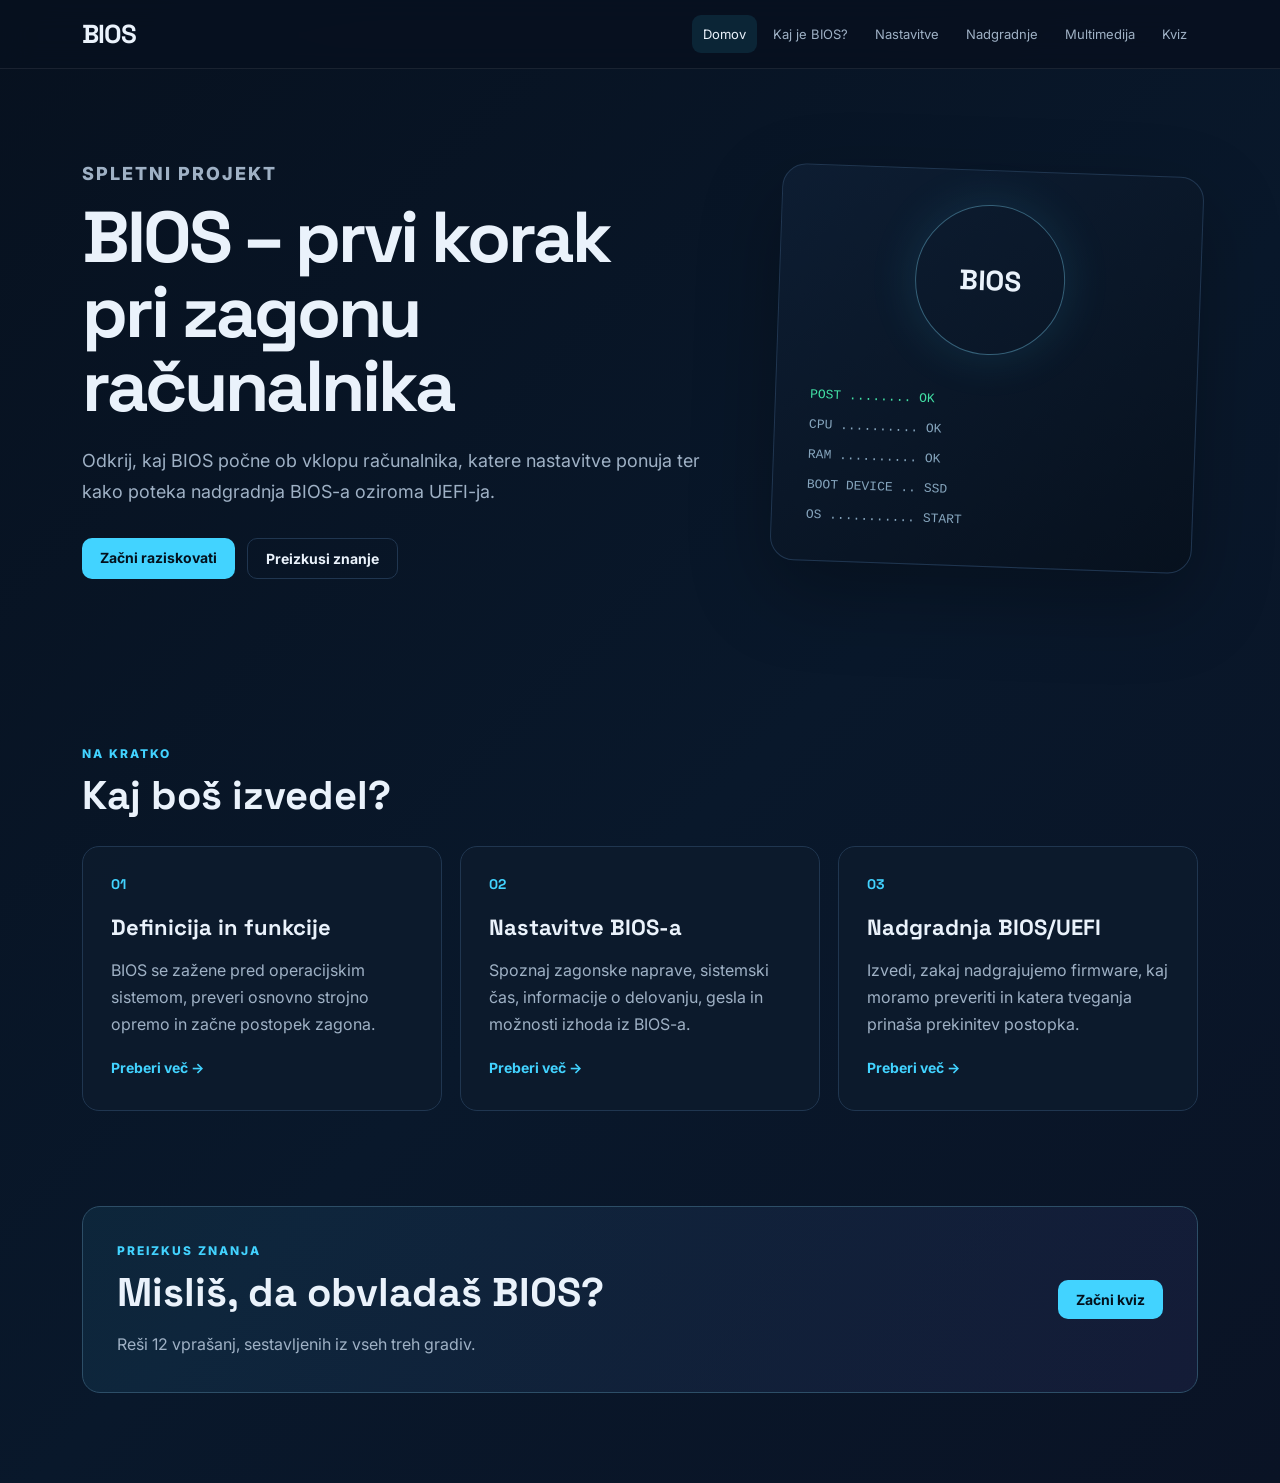
<file: index.html>
<!DOCTYPE html>
<html lang="sl">
<head>
  <meta charset="UTF-8">
  <meta name="viewport" content="width=device-width, initial-scale=1.0">
  <meta name="description" content="Šolska spletna stran o BIOS-u, nastavitvah, UEFI in nadgradnjah.">
  <title>Domov | BIOS</title>
  <link rel="stylesheet" href="css/style.css">
</head>
<body>

<nav class="navbar">
  <div class="nav-inner">
    <a class="logo" href="index.html" class="active">BIOS</a>
    <button class="menu-toggle" aria-label="Odpri meni">☰</button>
    <div class="nav-links">
      <a href="index.html" class="active">Domov</a>
      <a href="kaj-je-bios.html">Kaj je BIOS?</a>
      <a href="nastavitve.html">Nastavitve</a>
      <a href="nadgradnje.html">Nadgradnje</a>
      <a href="multimedija.html">Multimedija</a>
      <a href="kviz.html">Kviz</a>
    </div>
  </div>
</nav>

<main>
<section class="hero">
  <div class="hero-content">
    <p class="eyebrow">SPLETNI PROJEKT</p>
    <h1>BIOS – prvi korak<br>pri zagonu računalnika</h1>
    <p>Odkrij, kaj BIOS počne ob vklopu računalnika, katere nastavitve ponuja ter kako poteka nadgradnja BIOS-a oziroma UEFI-ja.</p>
    <div class="hero-buttons">
      <a class="btn primary" href="kaj-je-bios.html">Začni raziskovati</a>
      <a class="btn secondary" href="kviz.html">Preizkusi znanje</a>
    </div>
  </div>
  <div class="hero-card">
    <div class="chip">BIOS</div>
    <div class="boot-lines"><span>POST ........ OK</span><span>CPU .......... OK</span><span>RAM .......... OK</span><span>BOOT DEVICE .. SSD</span><span>OS ........... START</span></div>
  </div>
</section>

<section class="section">
  <div class="section-heading">
    <p class="eyebrow">NA KRATKO</p>
    <h2>Kaj boš izvedel?</h2>
  </div>
  <div class="cards three">
    <article class="card"><div class="icon">01</div><h3>Definicija in funkcije</h3><p>BIOS se zažene pred operacijskim sistemom, preveri osnovno strojno opremo in začne postopek zagona.</p><a href="kaj-je-bios.html">Preberi več →</a></article>
    <article class="card"><div class="icon">02</div><h3>Nastavitve BIOS-a</h3><p>Spoznaj zagonske naprave, sistemski čas, informacije o delovanju, gesla in možnosti izhoda iz BIOS-a.</p><a href="nastavitve.html">Preberi več →</a></article>
    <article class="card"><div class="icon">03</div><h3>Nadgradnja BIOS/UEFI</h3><p>Izvedi, zakaj nadgrajujemo firmware, kaj moramo preveriti in katera tveganja prinaša prekinitev postopka.</p><a href="nadgradnje.html">Preberi več →</a></article>
  </div>
</section>

<section class="callout">
  <div><p class="eyebrow">PREIZKUS ZNANJA</p><h2>Misliš, da obvladaš BIOS?</h2><p>Reši 12 vprašanj, sestavljenih iz vseh treh gradiv.</p></div>
  <a class="btn primary" href="kviz.html">Začni kviz</a>
</section>
</main>


<script src="js/main.js"></script>
</body>
</html>
</file>
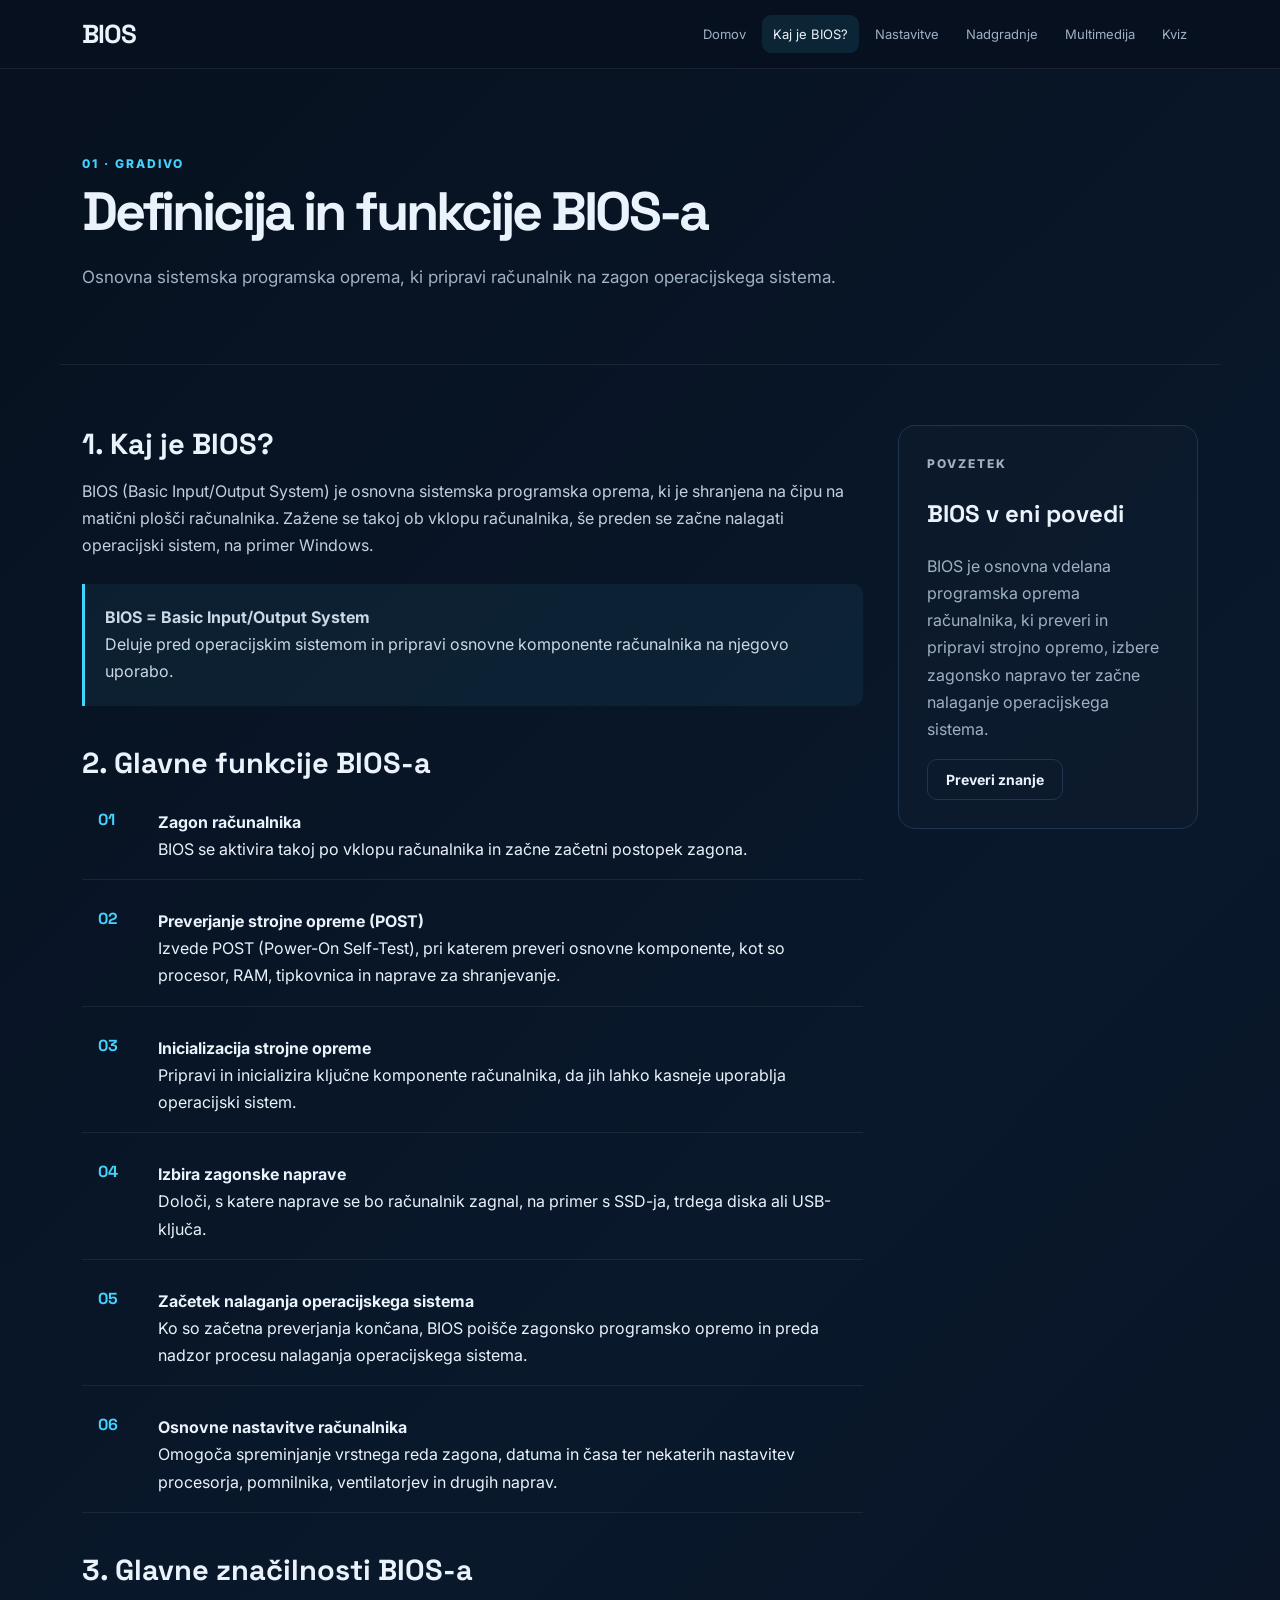
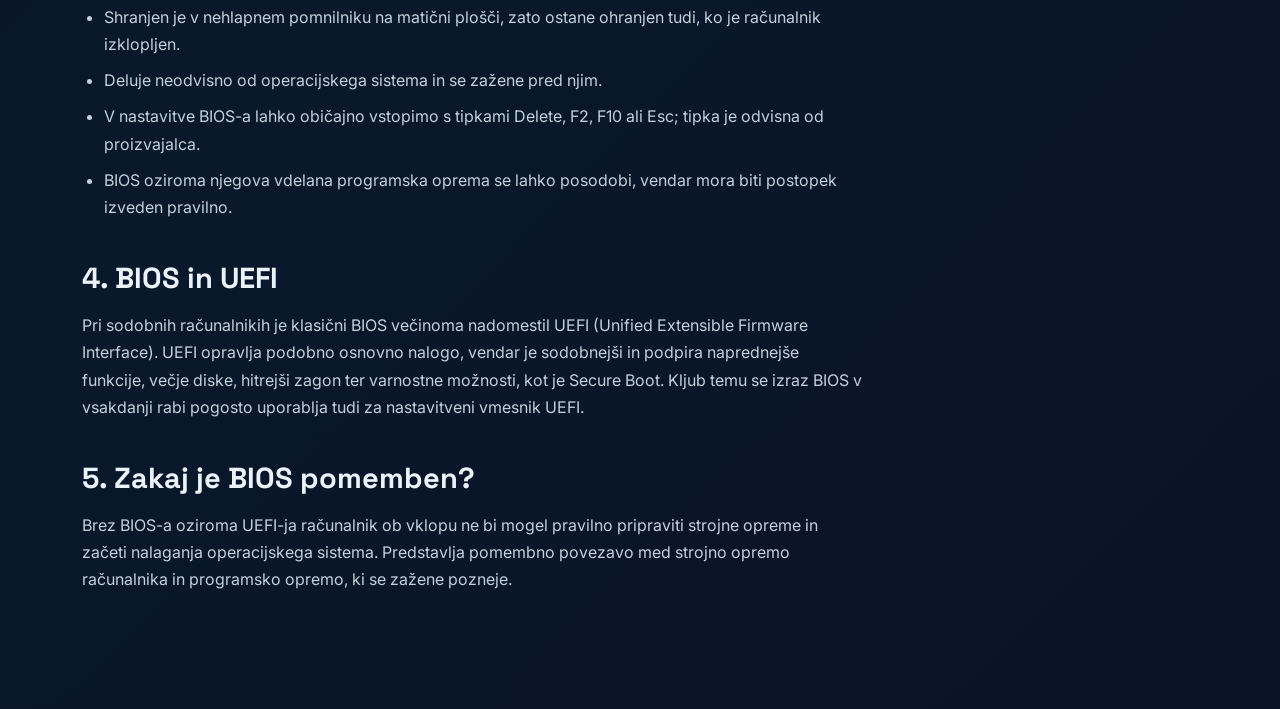
<file: kaj-je-bios.html>
<!DOCTYPE html>
<html lang="sl">
<head>
  <meta charset="UTF-8">
  <meta name="viewport" content="width=device-width, initial-scale=1.0">
  <meta name="description" content="Šolska spletna stran o BIOS-u, nastavitvah, UEFI in nadgradnjah.">
  <title>Kaj je BIOS? | BIOS</title>
  <link rel="stylesheet" href="css/style.css">
</head>
<body>

<nav class="navbar">
  <div class="nav-inner">
    <a class="logo" href="index.html">BIOS</a>
    <button class="menu-toggle" aria-label="Odpri meni">☰</button>
    <div class="nav-links">
      <a href="index.html">Domov</a>
      <a href="kaj-je-bios.html" class="active">Kaj je BIOS?</a>
      <a href="nastavitve.html">Nastavitve</a>
      <a href="nadgradnje.html">Nadgradnje</a>
      <a href="multimedija.html">Multimedija</a>
      <a href="kviz.html">Kviz</a>
    </div>
  </div>
</nav>

<main>
<section class="page-header"><p class="eyebrow">01 · GRADIVO</p><h1>Definicija in funkcije BIOS-a</h1><p>Osnovna sistemska programska oprema, ki pripravi računalnik na zagon operacijskega sistema.</p></section>
<section class="content-grid">
  <article class="content">
    <h2>1. Kaj je BIOS?</h2>
    <p>BIOS (Basic Input/Output System) je osnovna sistemska programska oprema, ki je shranjena na čipu na matični plošči računalnika. Zažene se takoj ob vklopu računalnika, še preden se začne nalagati operacijski sistem, na primer Windows.</p>
    <div class="info-box"><strong>BIOS = Basic Input/Output System</strong><br>Deluje pred operacijskim sistemom in pripravi osnovne komponente računalnika na njegovo uporabo.</div>
    <h2>2. Glavne funkcije BIOS-a</h2>
    <div class="number-list">
      <div><b>01</b><span><strong>Zagon računalnika</strong><br>BIOS se aktivira takoj po vklopu računalnika in začne začetni postopek zagona.</span></div>
      <div><b>02</b><span><strong>Preverjanje strojne opreme (POST)</strong><br>Izvede POST (Power-On Self-Test), pri katerem preveri osnovne komponente, kot so procesor, RAM, tipkovnica in naprave za shranjevanje.</span></div>
      <div><b>03</b><span><strong>Inicializacija strojne opreme</strong><br>Pripravi in inicializira ključne komponente računalnika, da jih lahko kasneje uporablja operacijski sistem.</span></div>
      <div><b>04</b><span><strong>Izbira zagonske naprave</strong><br>Določi, s katere naprave se bo računalnik zagnal, na primer s SSD-ja, trdega diska ali USB-ključa.</span></div>
      <div><b>05</b><span><strong>Začetek nalaganja operacijskega sistema</strong><br>Ko so začetna preverjanja končana, BIOS poišče zagonsko programsko opremo in preda nadzor procesu nalaganja operacijskega sistema.</span></div>
      <div><b>06</b><span><strong>Osnovne nastavitve računalnika</strong><br>Omogoča spreminjanje vrstnega reda zagona, datuma in časa ter nekaterih nastavitev procesorja, pomnilnika, ventilatorjev in drugih naprav.</span></div>
    </div>
    <h2>3. Glavne značilnosti BIOS-a</h2>
    <ul class="styled-list">
      <li>Shranjen je v nehlapnem pomnilniku na matični plošči, zato ostane ohranjen tudi, ko je računalnik izklopljen.</li>
      <li>Deluje neodvisno od operacijskega sistema in se zažene pred njim.</li>
      <li>V nastavitve BIOS-a lahko običajno vstopimo s tipkami Delete, F2, F10 ali Esc; tipka je odvisna od proizvajalca.</li>
      <li>BIOS oziroma njegova vdelana programska oprema se lahko posodobi, vendar mora biti postopek izveden pravilno.</li>
    </ul>
    <h2>4. BIOS in UEFI</h2>
    <p>Pri sodobnih računalnikih je klasični BIOS večinoma nadomestil UEFI (Unified Extensible Firmware Interface). UEFI opravlja podobno osnovno nalogo, vendar je sodobnejši in podpira naprednejše funkcije, večje diske, hitrejši zagon ter varnostne možnosti, kot je Secure Boot. Kljub temu se izraz BIOS v vsakdanji rabi pogosto uporablja tudi za nastavitveni vmesnik UEFI.</p>
    <h2>5. Zakaj je BIOS pomemben?</h2>
    <p>Brez BIOS-a oziroma UEFI-ja računalnik ob vklopu ne bi mogel pravilno pripraviti strojne opreme in začeti nalaganja operacijskega sistema. Predstavlja pomembno povezavo med strojno opremo računalnika in programsko opremo, ki se zažene pozneje.</p>
  </article>
  <aside class="side-card"><p class="eyebrow">POVZETEK</p><h3>BIOS v eni povedi</h3><p>BIOS je osnovna vdelana programska oprema računalnika, ki preveri in pripravi strojno opremo, izbere zagonsko napravo ter začne nalaganje operacijskega sistema.</p><a class="btn secondary" href="kviz.html">Preveri znanje</a></aside>
</section>
</main>


<script src="js/main.js"></script>
</body>
</html>
</file>
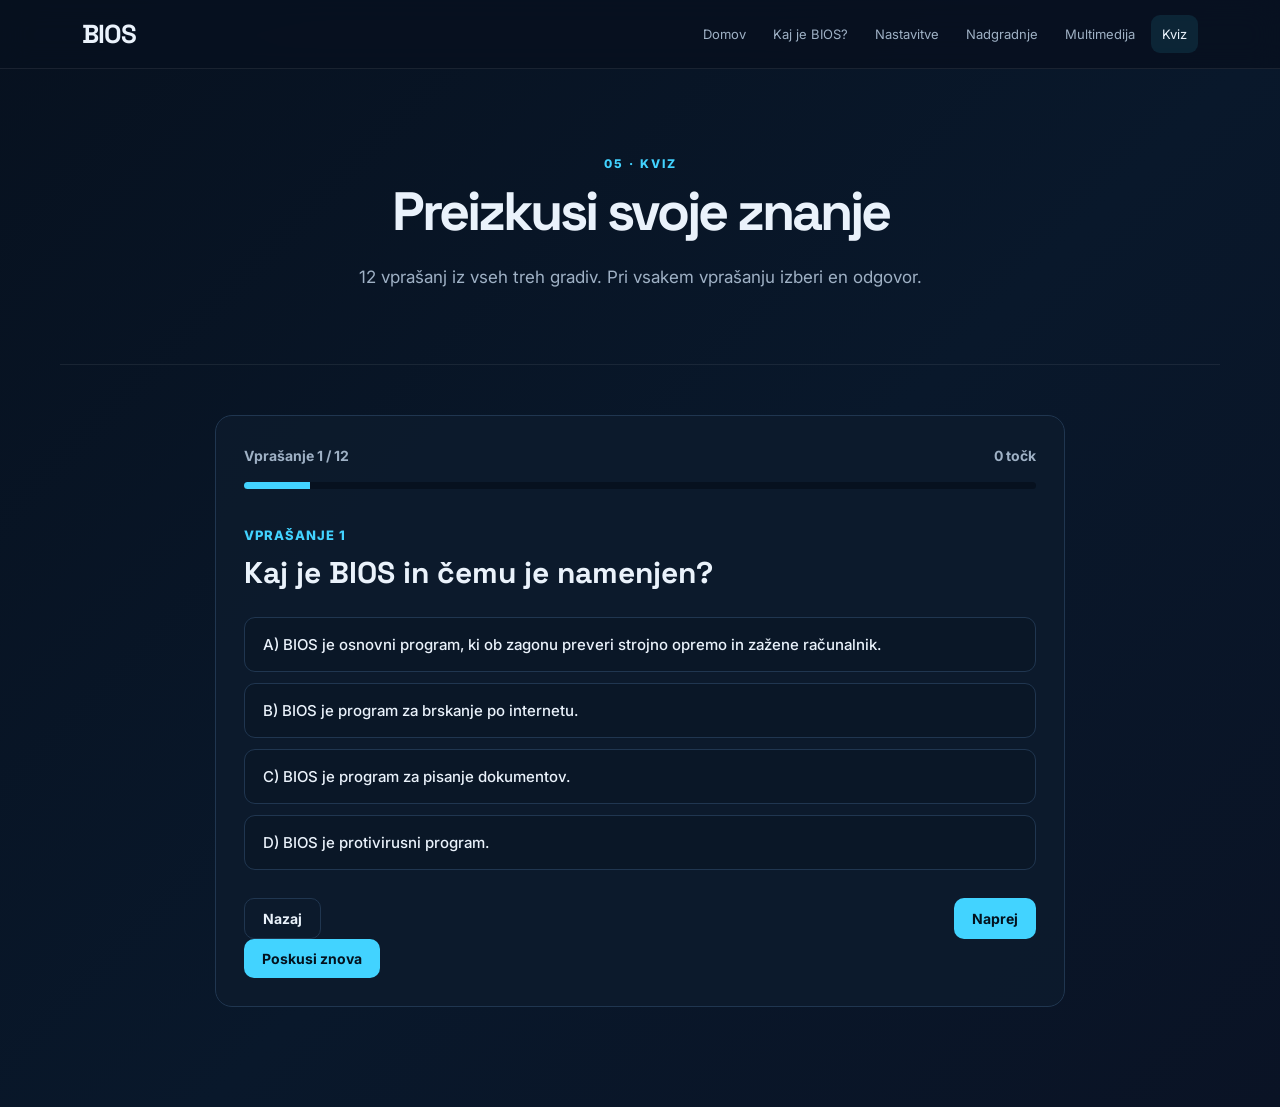
<file: kviz.html>
<!DOCTYPE html>
<html lang="sl">
<head>
  <meta charset="UTF-8">
  <meta name="viewport" content="width=device-width, initial-scale=1.0">
  <meta name="description" content="Šolska spletna stran o BIOS-u, nastavitvah, UEFI in nadgradnjah.">
  <title>Kviz | BIOS</title>
  <link rel="stylesheet" href="css/style.css">
</head>
<body>

<nav class="navbar">
  <div class="nav-inner">
    <a class="logo" href="index.html">BIOS</a>
    <button class="menu-toggle" aria-label="Odpri meni">☰</button>
    <div class="nav-links">
      <a href="index.html">Domov</a>
      <a href="kaj-je-bios.html">Kaj je BIOS?</a>
      <a href="nastavitve.html">Nastavitve</a>
      <a href="nadgradnje.html">Nadgradnje</a>
      <a href="multimedija.html">Multimedija</a>
      <a href="kviz.html" class="active">Kviz</a>
    </div>
  </div>
</nav>

<main>
<section class="page-header quiz-header"><p class="eyebrow">05 · KVIZ</p><h1>Preizkusi svoje znanje</h1><p>12 vprašanj iz vseh treh gradiv. Pri vsakem vprašanju izberi en odgovor.</p></section>
<section class="quiz-wrap">
  <div class="quiz-top"><span id="progress">Vprašanje 1 / 12</span><span id="score-live">0 točk</span></div>
  <div class="progress"><div id="progress-bar"></div></div>
  <div id="quiz"></div>
  <div class="quiz-actions"><button id="prev" class="btn secondary" disabled>Nazaj</button><button id="next" class="btn primary">Naprej</button></div>
  <div id="result" class="result" hidden></div>
  <button id="restart" class="btn primary" hidden>Poskusi znova</button>
</section>
<script>window.quizData = [{"q": "Kaj je BIOS in čemu je namenjen?", "a": ["BIOS je osnovni program, ki ob zagonu preveri strojno opremo in zažene računalnik.", "BIOS je program za brskanje po internetu.", "BIOS je program za pisanje dokumentov.", "BIOS je protivirusni program."], "correct": 0}, {"q": "Katere so glavne funkcije BIOS-a?", "a": ["Preverjanje strojne opreme, zagon računalnika in nalaganje operacijskega sistema.", "Urejanje fotografij in videoposnetkov.", "Brskanje po internetu.", "Ustvarjanje dokumentov."], "correct": 0}, {"q": "Kaj se zgodi, ko računalnik zaženemo in BIOS začne izvajati POST?", "a": ["BIOS preveri osnovne strojne komponente računalnika.", "BIOS namesti operacijski sistem.", "BIOS izbriše podatke na trdem disku.", "BIOS vzpostavi internetno povezavo."], "correct": 0}, {"q": "Kakšna je razlika med BIOS-om in operacijskim sistemom?", "a": ["BIOS preveri in zažene strojno opremo, operacijski sistem pa omogoča uporabo računalnika.", "BIOS je operacijski sistem.", "BIOS se uporablja samo za igranje iger.", "Operacijski sistem preverja samo tipkovnico."], "correct": 0}, {"q": "Zakaj nadgrajujemo BIOS/UEFI?", "a": ["Zaradi podpore novejši strojni opremi.", "Da povečamo velikost monitorja.", "Da izbrišemo operacijski sistem.", "Da zmanjšamo kapaciteto diska."], "correct": 0}, {"q": "Kje je najbolje prenesti novo različico BIOS-a/UEFI-ja?", "a": ["Z naključne spletne strani.", "Z uradne spletne strani proizvajalca.", "Iz družbenih omrežij.", "Iz katere koli spletne trgovine."], "correct": 1}, {"q": "Kaj se lahko zgodi, če med nadgradnjo BIOS-a prekinemo napajanje?", "a": ["Računalnik postane hitrejši.", "Poveča se količina RAM-a.", "BIOS/UEFI se lahko poškoduje in računalnik se ne zažene.", "Samodejno se namesti nov procesor."], "correct": 2}, {"q": "Kaj moramo preveriti pred nadgradnjo BIOS-a/UEFI-ja?", "a": ["Barvo računalnika.", "Velikost tipkovnice.", "Model matične plošče in ustrezno različico firmware-a.", "Proizvajalca monitorja."], "correct": 2}, {"q": "Kaj omogoča nastavitev prioritete zagonskih naprav?", "a": ["Določa vrstni red naprav, s katerih se računalnik poskuša zagnati.", "Poveča velikost RAM-a.", "Izbriše BIOS.", "Nastavi svetlost monitorja."], "correct": 0}, {"q": "Kaj lahko BIOS prikaže pri informacijah o delovanju sistema?", "a": ["Temperature, hitrost ventilatorjev in napetosti komponent.", "Samo zgodovino brskanja.", "Samo velikost dokumentov.", "Samo stanje tiskalnika."], "correct": 0}, {"q": "Kaj pomeni možnost »Exit Without Saving«?", "a": ["Zapre BIOS brez shranjevanja nastavitev.", "Shrani vse nastavitve.", "Ponastavi računalnik na tovarniške nastavitve.", "Nadgradi UEFI."], "correct": 0}, {"q": "Kaj se lahko po nadgradnji BIOS-a/UEFI-ja zgodi z nastavitvami?", "a": ["Nekatere nastavitve se lahko ponastavijo.", "Vse datoteke se samodejno izbrišejo.", "Monitor se trajno izklopi.", "RAM se odstrani iz računalnika."], "correct": 0}];</script>
<script src="js/quiz.js"></script>
</main>


<script src="js/main.js"></script>
</body>
</html>
</file>
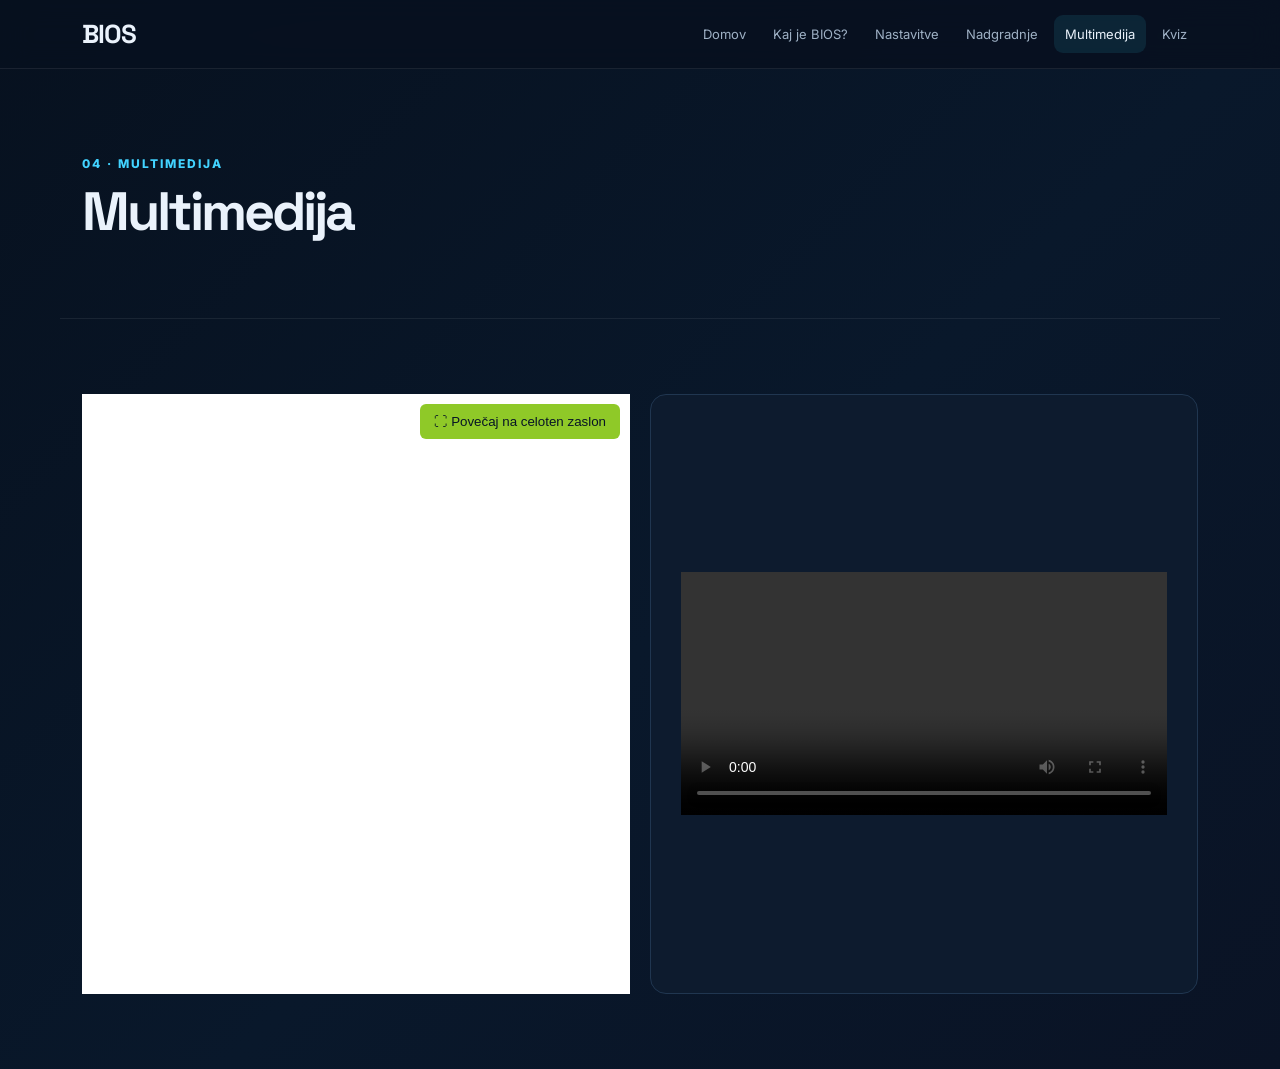
<file: multimedija.html>
<!DOCTYPE html>
<html lang="sl">
<head>
  <meta charset="UTF-8">
  <meta name="viewport" content="width=device-width, initial-scale=1.0">
  <meta name="description" content="Šolska spletna stran o BIOS-u, nastavitvah, UEFI in nadgradnjah.">
  <title>Multimedija | BIOS</title>
  <link rel="stylesheet" href="css/style.css">
</head>
<body>

<nav class="navbar">
  <div class="nav-inner">
    <a class="logo" href="index.html">BIOS</a>
    <button class="menu-toggle" aria-label="Odpri meni">☰</button>
    <div class="nav-links">
      <a href="index.html">Domov</a>
      <a href="kaj-je-bios.html">Kaj je BIOS?</a>
      <a href="nastavitve.html">Nastavitve</a>
      <a href="nadgradnje.html">Nadgradnje</a>
      <a href="multimedija.html" class="active">Multimedija</a>
      <a href="kviz.html">Kviz</a>
    </div>
  </div>
</nav>

<main>
<section class="page-header"><p class="eyebrow">04 · MULTIMEDIJA</p><h1>Multimedija</h1></section>
<section class="section">
  <div class="media-grid">
    <div class="pdf-container">
        <iframe
            src="predstavitev.pdf"
            title="PowerPoint predstavitev"
            class="pdf-viewer"
            allowfullscreen>
        </iframe>

        <button class="fullscreen-btn"
            onclick="odpriFullscreen(this)">
            ⛶ Povečaj na celoten zaslon
        </button>
    </div>

    <script>
    function odpriFullscreen(gumb) {
        const pdf = gumb.parentElement.querySelector("iframe");

        if (pdf.requestFullscreen) {
            pdf.requestFullscreen();
        } else if (pdf.webkitRequestFullscreen) {
            pdf.webkitRequestFullscreen();
        }
    }
    </script>
    <div class="video-placeholder">
    <video controls width="100%">
        <source src="video.mp4" type="video/mp4">
        Tvoj brskalnik ne podpira predvajanja videa.
    </video>
</div>
  </div>
</section>
</main>


<script src="js/main.js"></script>
</body>
</html>
</file>
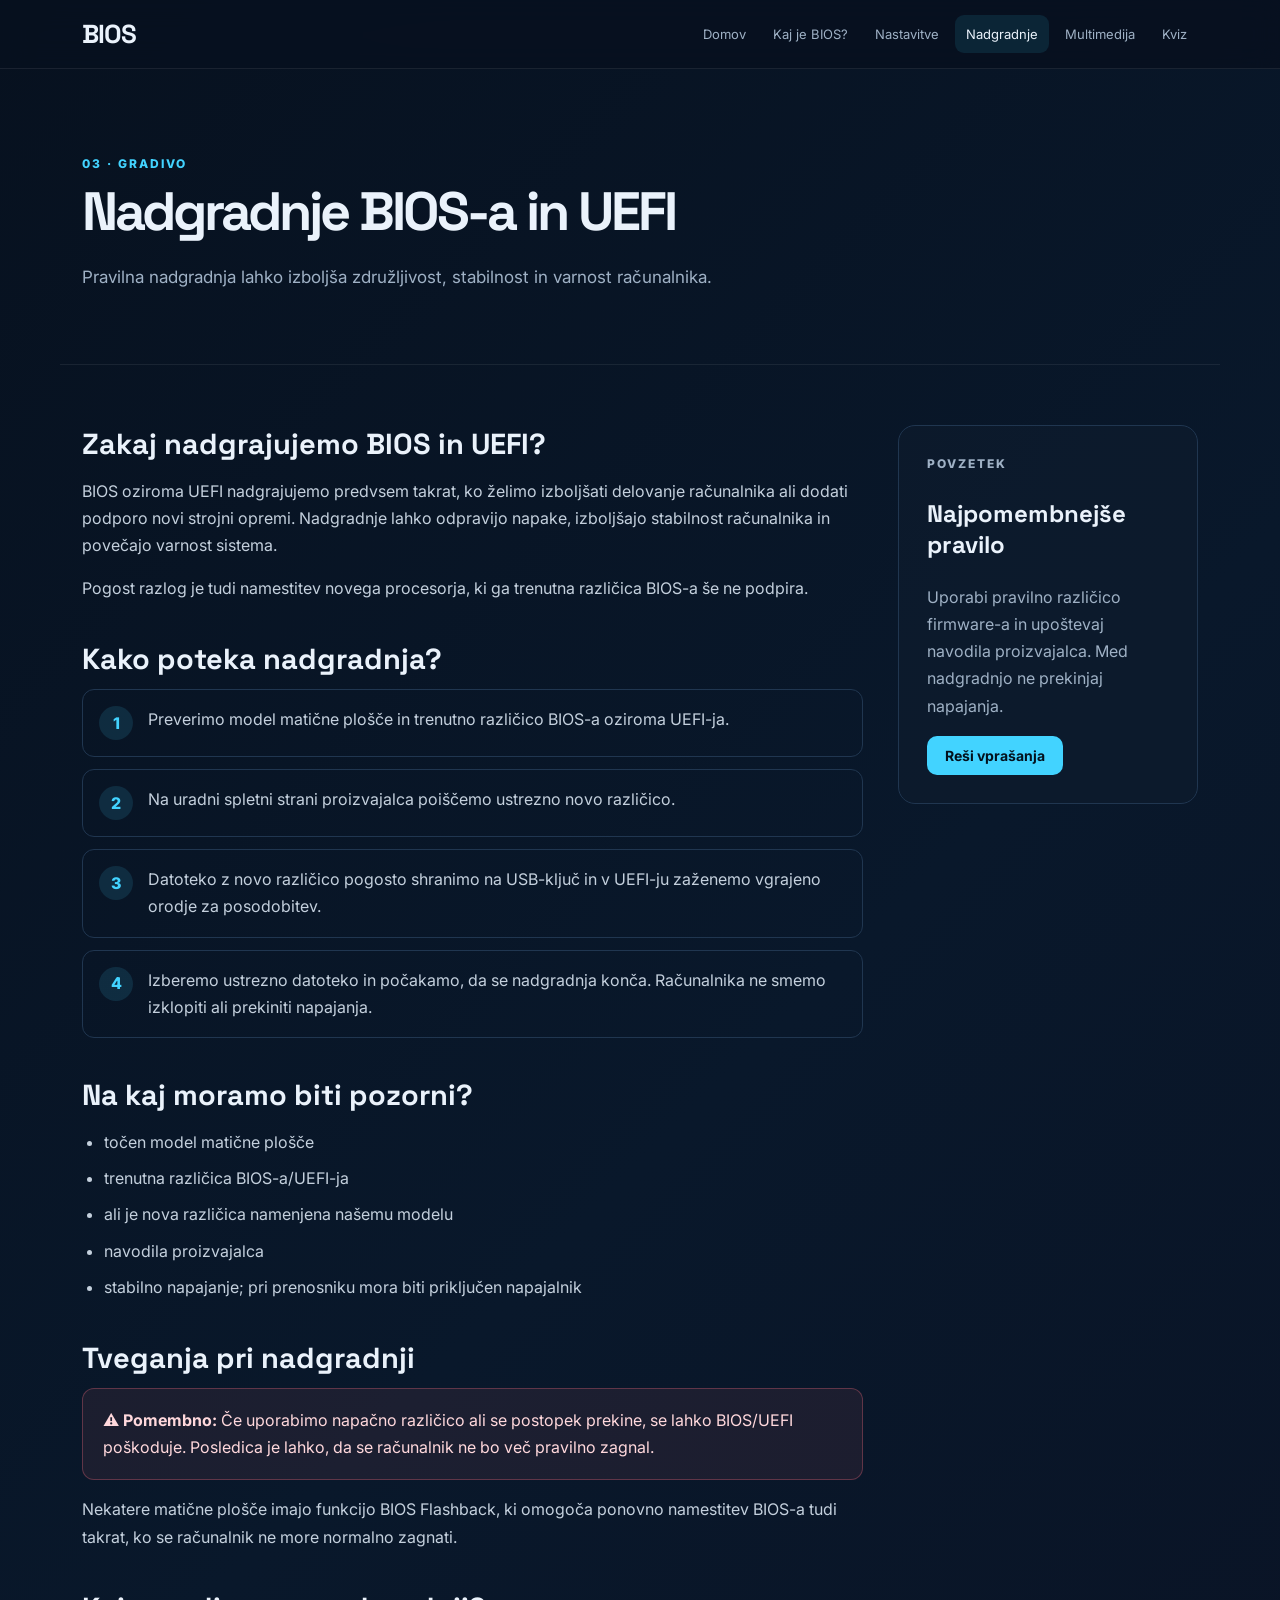
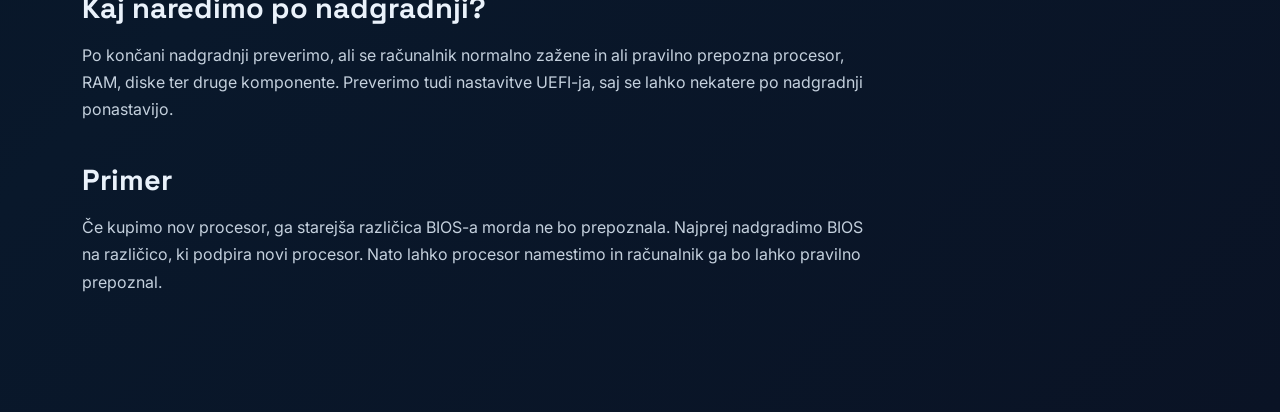
<file: nadgradnje.html>
<!DOCTYPE html>
<html lang="sl">
<head>
  <meta charset="UTF-8">
  <meta name="viewport" content="width=device-width, initial-scale=1.0">
  <meta name="description" content="Šolska spletna stran o BIOS-u, nastavitvah, UEFI in nadgradnjah.">
  <title>Nadgradnje BIOS-a in UEFI | BIOS</title>
  <link rel="stylesheet" href="css/style.css">
</head>
<body>

<nav class="navbar">
  <div class="nav-inner">
    <a class="logo" href="index.html">BIOS</a>
    <button class="menu-toggle" aria-label="Odpri meni">☰</button>
    <div class="nav-links">
      <a href="index.html">Domov</a>
      <a href="kaj-je-bios.html">Kaj je BIOS?</a>
      <a href="nastavitve.html">Nastavitve</a>
      <a href="nadgradnje.html" class="active">Nadgradnje</a>
      <a href="multimedija.html">Multimedija</a>
      <a href="kviz.html">Kviz</a>
    </div>
  </div>
</nav>

<main>
<section class="page-header"><p class="eyebrow">03 · GRADIVO</p><h1>Nadgradnje BIOS-a in UEFI</h1><p>Pravilna nadgradnja lahko izboljša združljivost, stabilnost in varnost računalnika.</p></section>
<section class="content-grid">
  <article class="content">
    <h2>Zakaj nadgrajujemo BIOS in UEFI?</h2>
    <p>BIOS oziroma UEFI nadgrajujemo predvsem takrat, ko želimo izboljšati delovanje računalnika ali dodati podporo novi strojni opremi. Nadgradnje lahko odpravijo napake, izboljšajo stabilnost računalnika in povečajo varnost sistema.</p>
    <p>Pogost razlog je tudi namestitev novega procesorja, ki ga trenutna različica BIOS-a še ne podpira.</p>
    <h2>Kako poteka nadgradnja?</h2>
    <div class="steps">
      <div><span>1</span><p>Preverimo model matične plošče in trenutno različico BIOS-a oziroma UEFI-ja.</p></div>
      <div><span>2</span><p>Na uradni spletni strani proizvajalca poiščemo ustrezno novo različico.</p></div>
      <div><span>3</span><p>Datoteko z novo različico pogosto shranimo na USB-ključ in v UEFI-ju zaženemo vgrajeno orodje za posodobitev.</p></div>
      <div><span>4</span><p>Izberemo ustrezno datoteko in počakamo, da se nadgradnja konča. Računalnika ne smemo izklopiti ali prekiniti napajanja.</p></div>
    </div>
    <h2>Na kaj moramo biti pozorni?</h2>
    <ul class="styled-list"><li>točen model matične plošče</li><li>trenutna različica BIOS-a/UEFI-ja</li><li>ali je nova različica namenjena našemu modelu</li><li>navodila proizvajalca</li><li>stabilno napajanje; pri prenosniku mora biti priključen napajalnik</li></ul>
    <h2>Tveganja pri nadgradnji</h2>
    <div class="warning"><strong>⚠ Pomembno:</strong> Če uporabimo napačno različico ali se postopek prekine, se lahko BIOS/UEFI poškoduje. Posledica je lahko, da se računalnik ne bo več pravilno zagnal.</div>
    <p>Nekatere matične plošče imajo funkcijo BIOS Flashback, ki omogoča ponovno namestitev BIOS-a tudi takrat, ko se računalnik ne more normalno zagnati.</p>
    <h2>Kaj naredimo po nadgradnji?</h2>
    <p>Po končani nadgradnji preverimo, ali se računalnik normalno zažene in ali pravilno prepozna procesor, RAM, diske ter druge komponente. Preverimo tudi nastavitve UEFI-ja, saj se lahko nekatere po nadgradnji ponastavijo.</p>
    <h2>Primer</h2>
    <p>Če kupimo nov procesor, ga starejša različica BIOS-a morda ne bo prepoznala. Najprej nadgradimo BIOS na različico, ki podpira novi procesor. Nato lahko procesor namestimo in računalnik ga bo lahko pravilno prepoznal.</p>
  </article>
  <aside class="side-card"><p class="eyebrow">POVZETEK</p><h3>Najpomembnejše pravilo</h3><p>Uporabi pravilno različico firmware-a in upoštevaj navodila proizvajalca. Med nadgradnjo ne prekinjaj napajanja.</p><a class="btn primary" href="kviz.html">Reši vprašanja</a></aside>
</section>
</main>


<script src="js/main.js"></script>
</body>
</html>
</file>
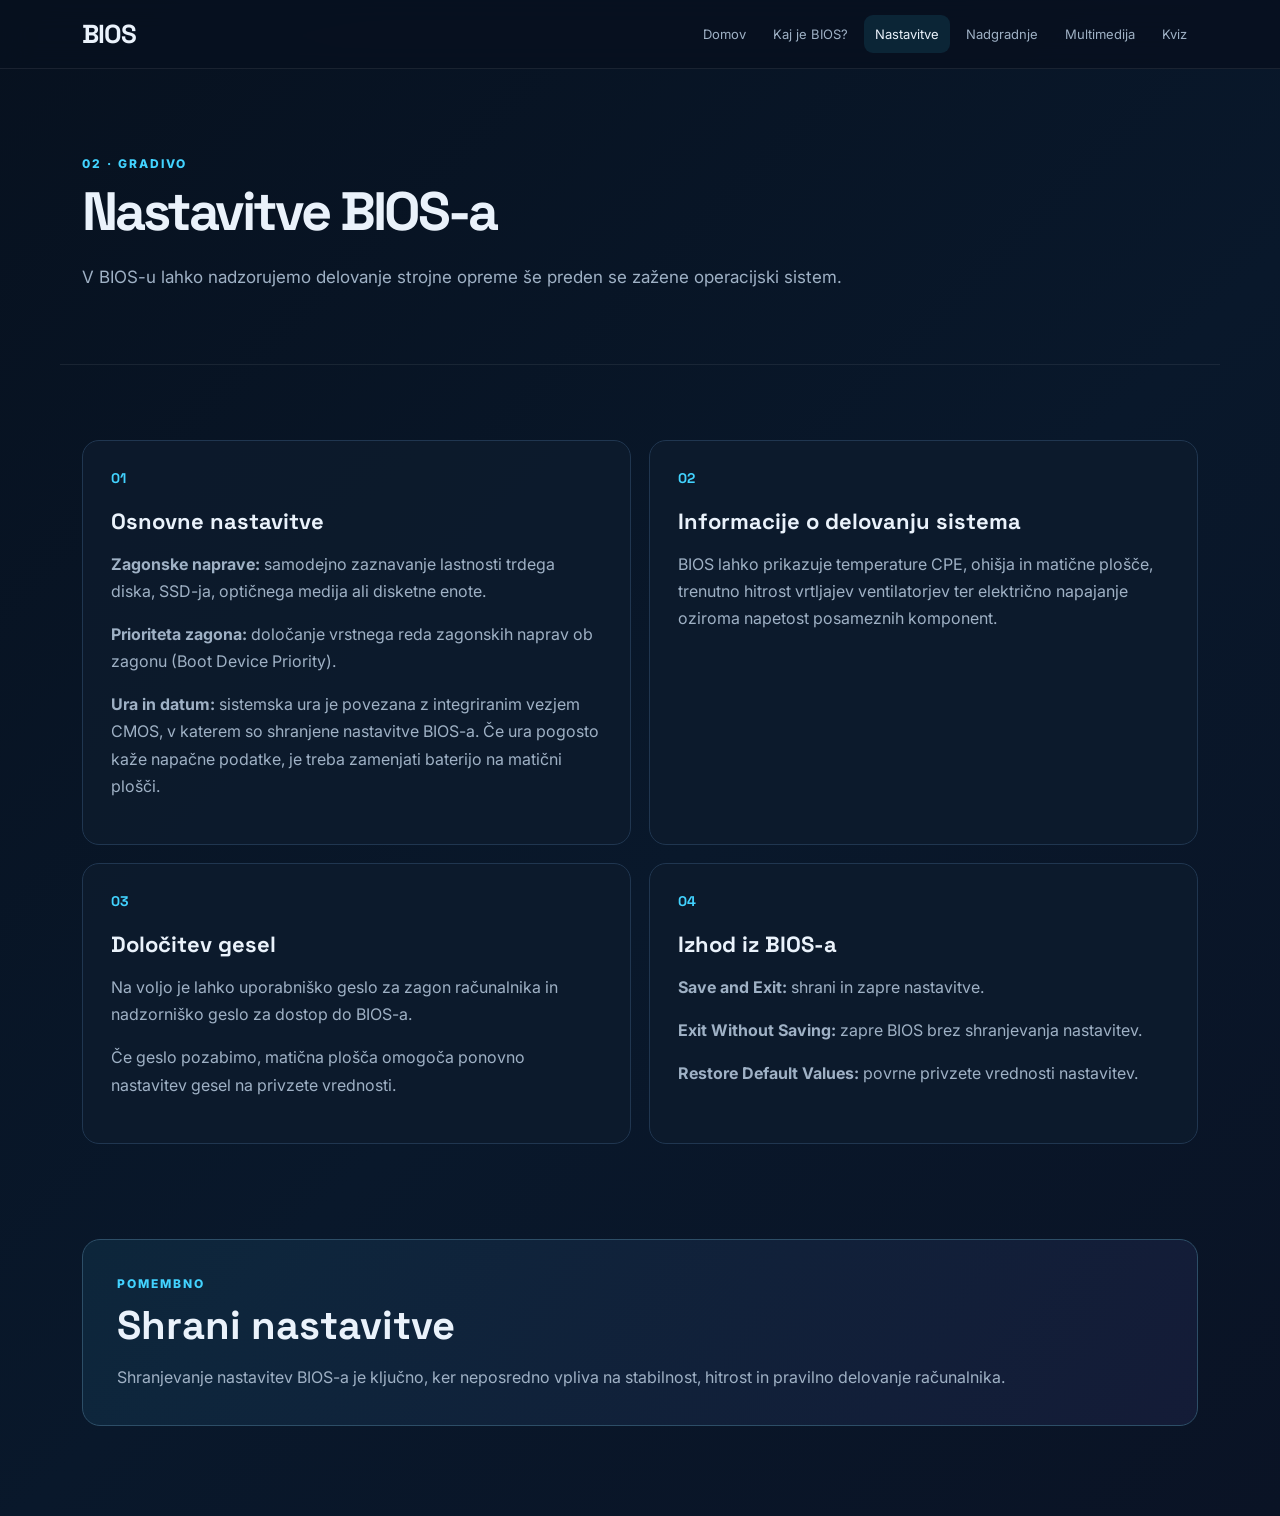
<file: nastavitve.html>
<!DOCTYPE html>
<html lang="sl">
<head>
  <meta charset="UTF-8">
  <meta name="viewport" content="width=device-width, initial-scale=1.0">
  <meta name="description" content="Šolska spletna stran o BIOS-u, nastavitvah, UEFI in nadgradnjah.">
  <title>Nastavitve BIOS-a | BIOS</title>
  <link rel="stylesheet" href="css/style.css">
</head>
<body>

<nav class="navbar">
  <div class="nav-inner">
    <a class="logo" href="index.html">BIOS</a>
    <button class="menu-toggle" aria-label="Odpri meni">☰</button>
    <div class="nav-links">
      <a href="index.html">Domov</a>
      <a href="kaj-je-bios.html">Kaj je BIOS?</a>
      <a href="nastavitve.html" class="active">Nastavitve</a>
      <a href="nadgradnje.html">Nadgradnje</a>
      <a href="multimedija.html">Multimedija</a>
      <a href="kviz.html">Kviz</a>
    </div>
  </div>
</nav>

<main>
<section class="page-header"><p class="eyebrow">02 · GRADIVO</p><h1>Nastavitve BIOS-a</h1><p>V BIOS-u lahko nadzorujemo delovanje strojne opreme še preden se zažene operacijski sistem.</p></section>
<section class="section">
  <div class="cards two">
    <article class="card"><div class="icon">01</div><h3>Osnovne nastavitve</h3><p><strong>Zagonske naprave:</strong> samodejno zaznavanje lastnosti trdega diska, SSD-ja, optičnega medija ali disketne enote.</p><p><strong>Prioriteta zagona:</strong> določanje vrstnega reda zagonskih naprav ob zagonu (Boot Device Priority).</p><p><strong>Ura in datum:</strong> sistemska ura je povezana z integriranim vezjem CMOS, v katerem so shranjene nastavitve BIOS-a. Če ura pogosto kaže napačne podatke, je treba zamenjati baterijo na matični plošči.</p></article>
    <article class="card"><div class="icon">02</div><h3>Informacije o delovanju sistema</h3><p>BIOS lahko prikazuje temperature CPE, ohišja in matične plošče, trenutno hitrost vrtljajev ventilatorjev ter električno napajanje oziroma napetost posameznih komponent.</p></article>
    <article class="card"><div class="icon">03</div><h3>Določitev gesel</h3><p>Na voljo je lahko uporabniško geslo za zagon računalnika in nadzorniško geslo za dostop do BIOS-a.</p><p>Če geslo pozabimo, matična plošča omogoča ponovno nastavitev gesel na privzete vrednosti.</p></article>
    <article class="card"><div class="icon">04</div><h3>Izhod iz BIOS-a</h3><p><strong>Save and Exit:</strong> shrani in zapre nastavitve.</p><p><strong>Exit Without Saving:</strong> zapre BIOS brez shranjevanja nastavitev.</p><p><strong>Restore Default Values:</strong> povrne privzete vrednosti nastavitev.</p></article>
  </div>
</section>
<section class="callout"><div><p class="eyebrow">POMEMBNO</p><h2>Shrani nastavitve</h2><p>Shranjevanje nastavitev BIOS-a je ključno, ker neposredno vpliva na stabilnost, hitrost in pravilno delovanje računalnika.</p></div></section>
</main>

<script src="js/main.js"></script>
</body>
</html>
</file>
<file: css/style.css>
@import url("https://fonts.googleapis.com/css2?family=Inter:wght@400;500;600;700;800&family=Space+Grotesk:wght@500;600;700&display=swap");
:root {
  --bg: #07111f;
  --surface: #0d1b2e;
  --surface2: #11243b;
  --line: #203650;
  --text: #eaf2fb;
  --muted: #9fb1c5;
  --accent: #42d3ff;
  --accent2: #8b7cff;
  --danger: #ff6f7d;
  --success: #42e0a5;
  --max: 1160px;
}
* {
  box-sizing: border-box;
}
html {
  scroll-behavior: smooth;
}
body {
  margin: 0;
  background: linear-gradient(135deg, #07111f 0%, #09182b 55%, #0a1325 100%);
  color: var(--text);
  font-family: Inter, Arial, sans-serif;
  line-height: 1.7;
}
a {
  color: inherit;
  text-decoration: none;
}
.navbar {
  position: sticky;
  top: 0;
  z-index: 20;
  background: rgba(7, 17, 31, 0.88);
  backdrop-filter: blur(14px);
  border-bottom: 1px solid rgba(255, 255, 255, 0.08);
}
.nav-inner {
  max-width: var(--max);
  margin: auto;
  padding: 15px 22px;
  display: flex;
  align-items: center;
  justify-content: space-between;
  gap: 20px;
}
.logo {
  font: 700 26px "Space Grotesk";
  letter-spacing: -1px;
}
.logo span {
  color: var(--accent);
}
.nav-links {
  display: flex;
  gap: 5px;
  flex-wrap: wrap;
  justify-content: flex-end;
}
.nav-links a {
  padding: 8px 11px;
  color: var(--muted);
  font-size: 13px;
  border-radius: 9px;
}
.nav-links a:hover,
.nav-links a.active {
  color: var(--text);
  background: rgba(66, 211, 255, 0.1);
}
.menu-toggle {
  display: none;
  background: none;
  border: 0;
  color: var(--text);
  font-size: 25px;
}
main {
  min-height: 70vh;
}
.hero {
  max-width: var(--max);
  margin: auto;
  min-height: 590px;
  padding: 90px 22px;
  display: grid;
  grid-template-columns: 1.2fr 0.8fr;
  gap: 60px;
  align-items: center;
}
.eyebrow {
  color: var(--accent);
  font-size: 12px;
  font-weight: 800;
  letter-spacing: 2px;
  margin: 0 0 10px;
}
.hero h1,
.page-header h1 {
  font: 700 clamp(40px, 6vw, 72px)/1.04 "Space Grotesk";
  letter-spacing: -3px;
  margin: 0 0 22px;
}
.hero p {
  font-size: 18px;
  color: var(--muted);
  max-width: 670px;
}
.hero-buttons {
  display: flex;
  gap: 12px;
  margin-top: 30px;
  flex-wrap: wrap;
}
.btn {
  display: inline-block;
  border: 0;
  border-radius: 10px;
  padding: 11px 18px;
  font: 700 14px Inter;
  cursor: pointer;
}
.btn.primary {
  background: var(--accent);
  color: #03111d;
}
.btn.primary:hover {
  filter: brightness(1.08);
  transform: translateY(-1px);
}
.btn.secondary {
  background: transparent;
  border: 1px solid var(--line);
  color: var(--text);
}
.hero-card {
  border: 1px solid var(--line);
  border-radius: 24px;
  background: linear-gradient(145deg, #0d1d32, #07111e);
  padding: 34px;
  box-shadow: 0 30px 80px rgba(0, 0, 0, 0.28);
  transform: rotate(2deg);
}
.chip {
  border: 1px solid #356078;
  border-radius: 50%;
  width: 150px;
  height: 150px;
  margin: 0 auto 35px;
  display: grid;
  place-items: center;
  font: 700 28px "Space Grotesk";
  box-shadow: 0 0 50px rgba(66, 211, 255, 0.12);
}
.boot-lines {
  font-family: monospace;
  color: #86a5bd;
  display: grid;
  gap: 8px;
}
.boot-lines span:first-child {
  color: var(--success);
}
.section {
  max-width: var(--max);
  margin: auto;
  padding: 75px 22px;
}
.section-heading {
  margin-bottom: 28px;
}
.section-heading h2,
.callout h2 {
  font: 700 40px/1.1 "Space Grotesk";
  margin: 0;
}
.cards {
  display: grid;
  gap: 18px;
}
.cards.three {
  grid-template-columns: repeat(3, 1fr);
}
.cards.two {
  grid-template-columns: repeat(2, 1fr);
}
.card,
.side-card,
.author-card,
.source-list,
.quiz-wrap {
  background: rgba(13, 27, 46, 0.78);
  border: 1px solid var(--line);
  border-radius: 17px;
  padding: 28px;
}
.card {
  transition: 0.2s;
}
.card:hover {
  transform: translateY(-4px);
  border-color: #31526e;
}
.card .icon {
  color: var(--accent);
  font: 700 14px "Space Grotesk";
  margin-bottom: 20px;
}
.card h3 {
  font: 700 22px "Space Grotesk";
  margin: 0 0 10px;
}
.card p,
.side-card p {
  color: var(--muted);
}
.card a {
  color: var(--accent);
  font-weight: 700;
  font-size: 14px;
}
.callout {
  max-width: 1116px;
  margin: 20px auto 90px;
  padding: 34px;
  border: 1px solid #2d4e67;
  border-radius: 18px;
  background: linear-gradient(
    120deg,
    rgba(66, 211, 255, 0.08),
    rgba(139, 124, 255, 0.08)
  );
  display: flex;
  align-items: center;
  justify-content: space-between;
  gap: 25px;
}
.callout p:not(.eyebrow) {
  color: var(--muted);
  margin-bottom: 0;
}
.page-header {
  max-width: var(--max);
  margin: auto;
  padding: 85px 22px 55px;
  border-bottom: 1px solid rgba(255, 255, 255, 0.07);
}
.page-header h1 {
  font-size: 54px;
}
.page-header > p:last-child {
  color: var(--muted);
  max-width: 760px;
  font-size: 17px;
}
.content-grid {
  max-width: 1116px;
  margin: 0 auto;
  padding: 60px 0 100px;
  display: grid;
  grid-template-columns: 1fr 300px;
  gap: 35px;
}
.content h2 {
  font: 700 29px "Space Grotesk";
  margin: 38px 0 12px;
}
.content h2:first-child {
  margin-top: 0;
}
.content p {
  color: #c4d0dd;
}
.info-box {
  padding: 20px;
  border-left: 3px solid var(--accent);
  background: rgba(66, 211, 255, 0.06);
  border-radius: 0 10px 10px 0;
  margin: 25px 0;
  color: #cbd8e5;
}
.side-card {
  height: max-content;
  position: sticky;
  top: 90px;
}
.side-card h3 {
  font: 700 24px "Space Grotesk";
}
.number-list {
  display: grid;
  gap: 12px;
}
.number-list > div {
  display: grid;
  grid-template-columns: 45px 1fr;
  gap: 15px;
  padding: 16px;
  border-bottom: 1px solid rgba(255, 255, 255, 0.07);
}
.number-list b {
  color: var(--accent);
  font: 700 16px "Space Grotesk";
}
.styled-list {
  padding-left: 22px;
  color: #c4d0dd;
}
.styled-list li {
  margin: 9px 0;
}
.steps {
  display: grid;
  gap: 12px;
}
.steps > div {
  display: flex;
  gap: 15px;
  align-items: flex-start;
  padding: 16px;
  border: 1px solid var(--line);
  border-radius: 12px;
}
.steps span {
  min-width: 34px;
  height: 34px;
  border-radius: 50%;
  display: grid;
  place-items: center;
  background: rgba(66, 211, 255, 0.12);
  color: var(--accent);
  font-weight: 800;
}
.steps p {
  margin: 0;
}
.warning {
  padding: 18px 20px;
  background: rgba(255, 111, 125, 0.08);
  border: 1px solid rgba(255, 111, 125, 0.3);
  border-radius: 12px;
  color: #ffd8dc;
}
.narrow {
  max-width: 850px;
}
.author-card {
  display: flex;
  gap: 25px;
  align-items: center;
}
.avatar {
  width: 110px;
  height: 110px;
  border-radius: 20px;
  display: grid;
  place-items: center;
  background: linear-gradient(135deg, #42d3ff, #8b7cff);
  color: #07111f;
  font: 800 20px "Space Grotesk";
}
.source-list {
  display: grid;
  gap: 20px;
}
.source-list > div {
  display: flex;
  gap: 18px;
  border-bottom: 1px solid rgba(255, 255, 255, 0.07);
  padding-bottom: 18px;
}
.source-list > div:last-child {
  border: 0;
  padding-bottom: 0;
}
.source-list span {
  color: var(--accent);
  font-weight: 800;
}
.source-list h3 {
  margin: 0;
  font: 700 19px "Space Grotesk";
}
.source-list p {
  color: var(--muted);
  margin: 5px 0;
}
.media-grid {
  display: grid;
  grid-template-columns: repeat(2, 1fr);
  gap: 20px;
}
.media-card,
.video-placeholder,
.media-placeholder {
  margin: 0;
  border: 1px solid var(--line);
  border-radius: 16px;
  overflow: hidden;
  background: var(--surface);
}
.media-card img {
  width: 100%;
  height: 310px;
  object-fit: contain;
  background: #fff;
  display: block;
}
.media-card figcaption {
  padding: 13px 16px;
  color: var(--muted);
}
.media-placeholder,
.video-placeholder {
  min-height: 310px;
  display: grid;
  place-items: center;
  align-content: center;
  text-align: center;
  padding: 30px;
}
.media-placeholder div {
  font: 700 50px "Space Grotesk";
  color: var(--accent);
}
.media-placeholder p,
.video-placeholder p {
  color: var(--muted);
}
.video-placeholder .play {
  font-size: 55px;
  color: var(--accent);
}
code {
  background: #06101d;
  padding: 5px 8px;
  border-radius: 6px;
  color: #9bdfff;
}
.quiz-header {
  text-align: center;
}
.quiz-header > p:last-child {
  margin-left: auto;
  margin-right: auto;
}
.quiz-wrap {
  max-width: 850px;
  margin: 50px auto 100px;
}
.quiz-top {
  display: flex;
  justify-content: space-between;
  color: var(--muted);
  font-weight: 700;
  font-size: 14px;
}
.progress {
  height: 7px;
  background: #07111f;
  border-radius: 10px;
  margin: 15px 0 35px;
  overflow: hidden;
}
.progress > div {
  height: 100%;
  width: 0;
  background: var(--accent);
  transition: 0.3s;
}
.question-number {
  color: var(--accent);
  font-size: 13px;
  font-weight: 800;
  letter-spacing: 1px;
}
.question h2 {
  font: 700 30px/1.25 "Space Grotesk";
  margin: 8px 0 25px;
}
.answers {
  display: grid;
  gap: 11px;
}
.answer {
  display: block;
  width: 100%;
  text-align: left;
  padding: 17px 18px;
  border: 1px solid var(--line);
  border-radius: 11px;
  background: #0a1727;
  color: var(--text);
  cursor: pointer;
  font: 500 15px Inter;
  transition: 0.15s;
}
.answer:hover {
  border-color: #47708d;
  transform: translateX(2px);
}
.answer.selected {
  border-color: var(--accent);
  background: rgba(66, 211, 255, 0.1);
}
.quiz-actions {
  display: flex;
  justify-content: space-between;
  margin-top: 28px;
}
.result {
  text-align: center;
  padding: 30px;
  border-radius: 14px;
  background: rgba(66, 224, 165, 0.08);
  border: 1px solid rgba(66, 224, 165, 0.3);
  margin-bottom: 18px;
}
.result h2 {
  font: 700 38px "Space Grotesk";
  margin: 0;
}
.result p {
  color: var(--muted);
}
footer {
  border-top: 1px solid rgba(255, 255, 255, 0.07);
  padding: 30px 22px;
}
.footer-inner {
  max-width: var(--max);
  margin: auto;
  display: flex;
  justify-content: space-between;
  gap: 20px;
  color: var(--muted);
  font-size: 13px;
}
.footer-inner strong {
  color: var(--text);
  font: 700 18px "Space Grotesk";
}
@media (max-width: 850px) {
  .menu-toggle {
    display: block;
  }
  .nav-links {
    display: none;
    position: absolute;
    left: 0;
    right: 0;
    top: 64px;
    padding: 12px 20px;
    background: #07111f;
    border-bottom: 1px solid var(--line);
    flex-direction: column;
  }
  .nav-links.open {
    display: flex;
  }
  .hero {
    grid-template-columns: 1fr;
    padding-top: 60px;
  }
  .hero-card {
    display: none;
  }
  .cards.three,
  .cards.two,
  .media-grid {
    grid-template-columns: 1fr;
  }
  .content-grid {
    grid-template-columns: 1fr;
    padding: 40px 22px 70px;
  }
  .side-card {
    position: static;
  }
  .callout {
    margin-left: 22px;
    margin-right: 22px;
    flex-direction: column;
    align-items: flex-start;
  }
  .page-header h1 {
    font-size: 43px;
  }
  .author-card {
    align-items: flex-start;
    flex-direction: column;
  }
  .footer-inner {
    flex-direction: column;
  }
}

.pdf-container {
    width: 100%;
    height: 600px;
    position: relative;
}

.pdf-viewer {
    width: 100%;
    height: 100%;
    border: none;
    background: white;
}

.fullscreen-btn {
    position: absolute;
    top: 10px;
    right: 10px;
    padding: 10px 14px;
    background: #8fc928;
    color: #071426;
    border: none;
    border-radius: 6px;
    cursor: pointer;
    z-index: 2;
}

.pdf-viewer:fullscreen {
    width: 100%;
    height: 100%;
    background: white;
}

.pdf-container:fullscreen .fullscreen-btn {
    display: none;
}
</file>
